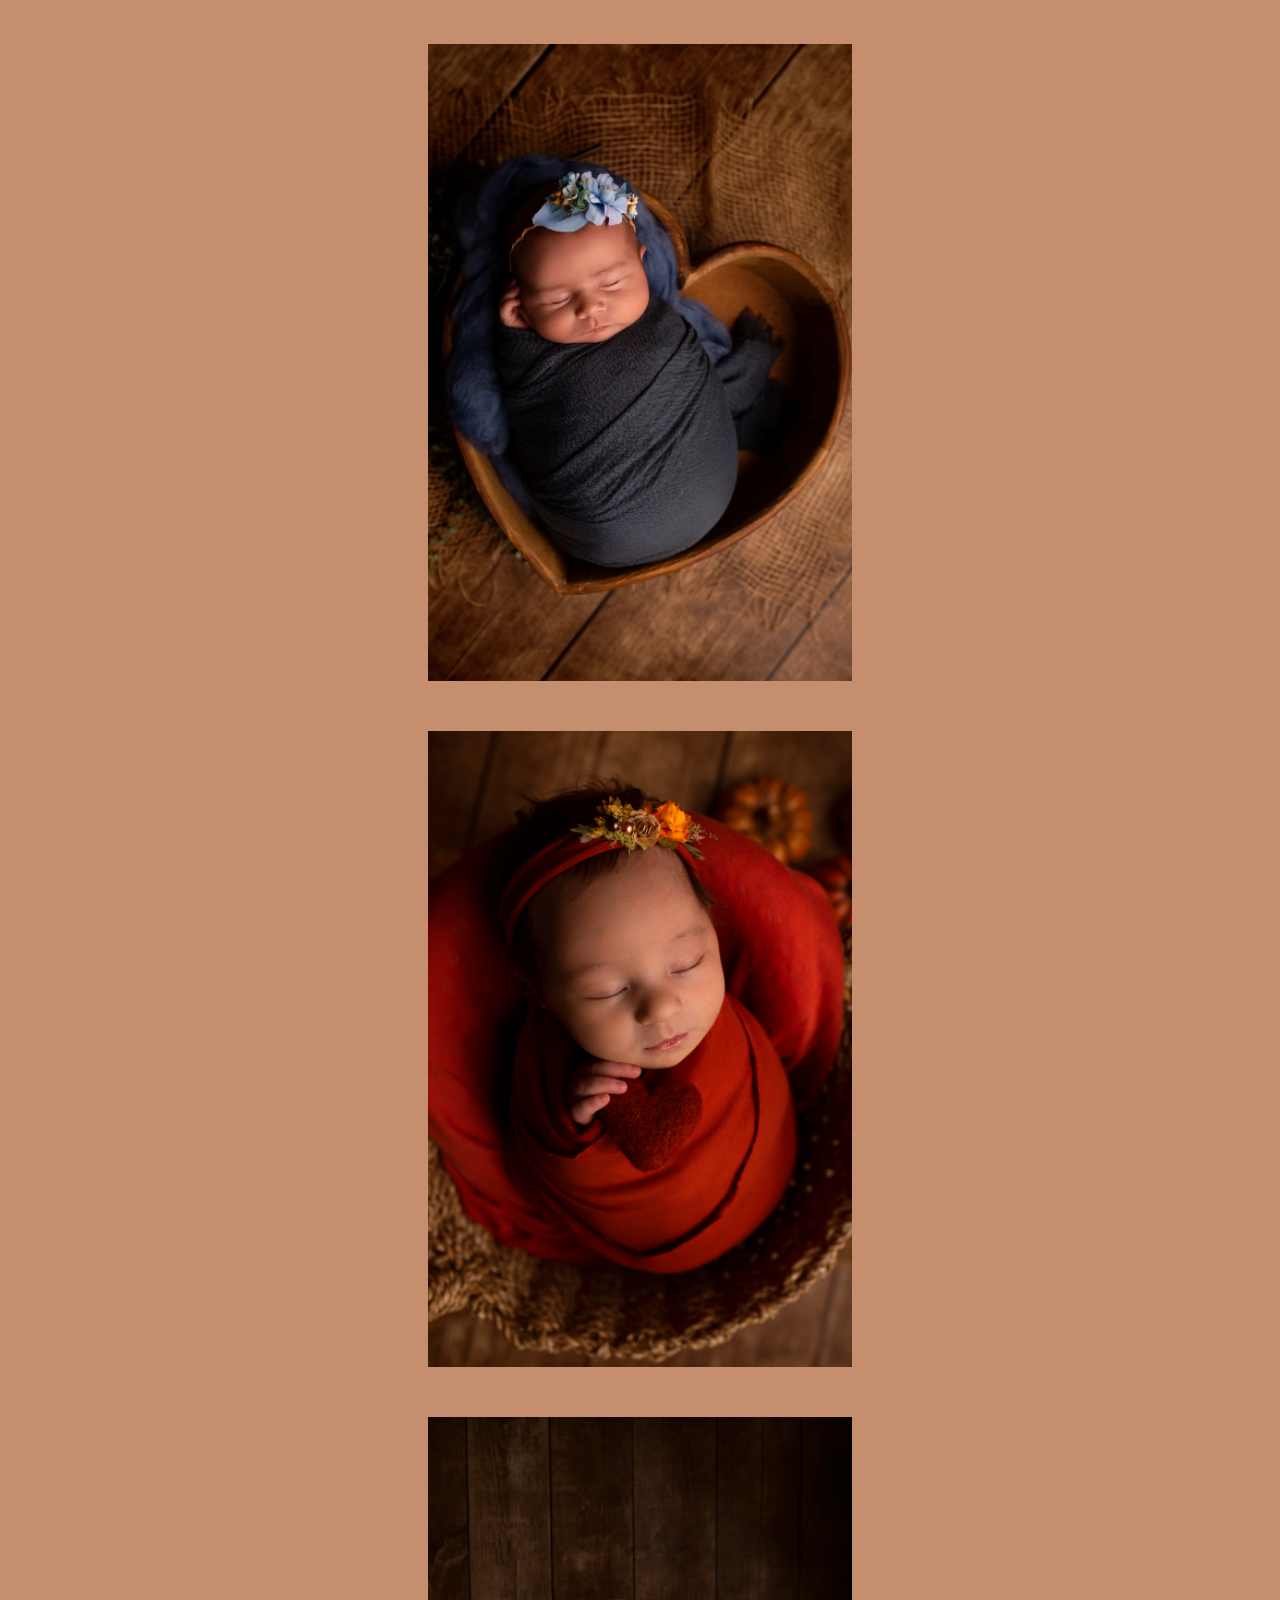
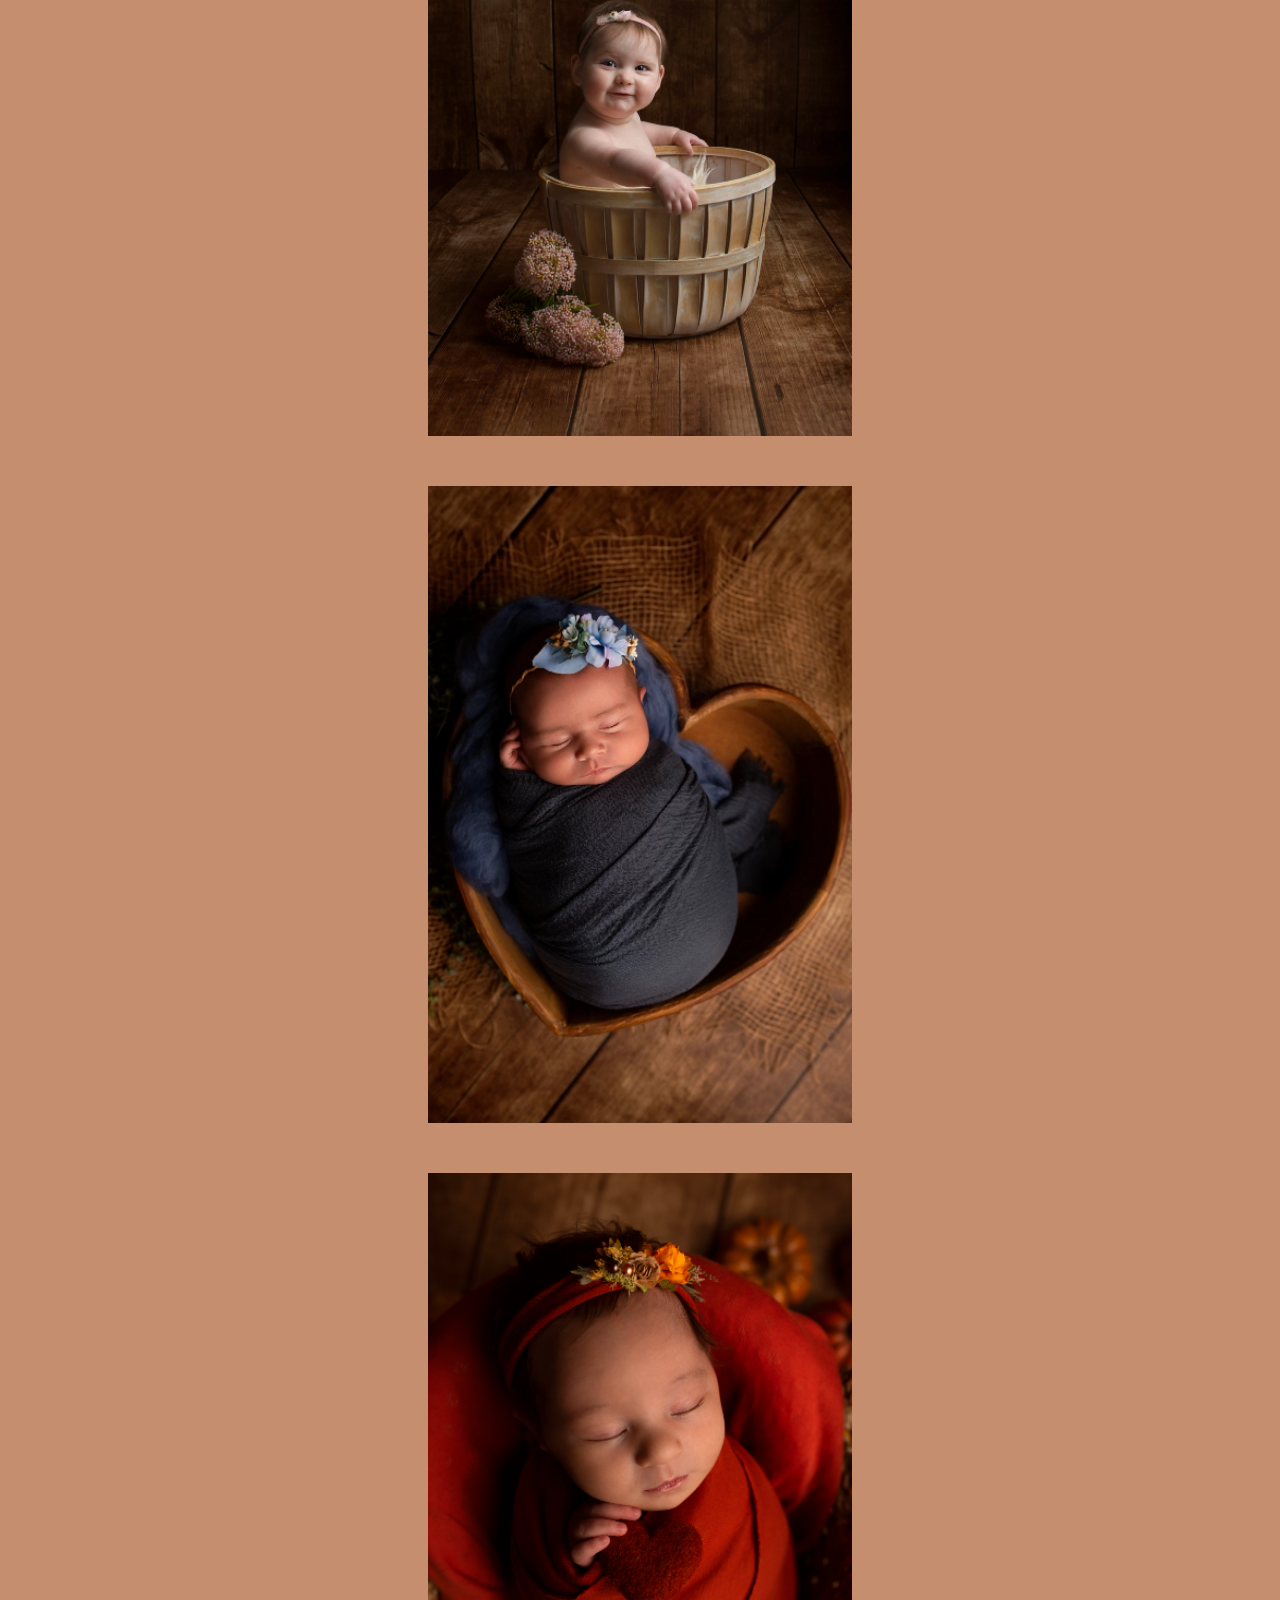
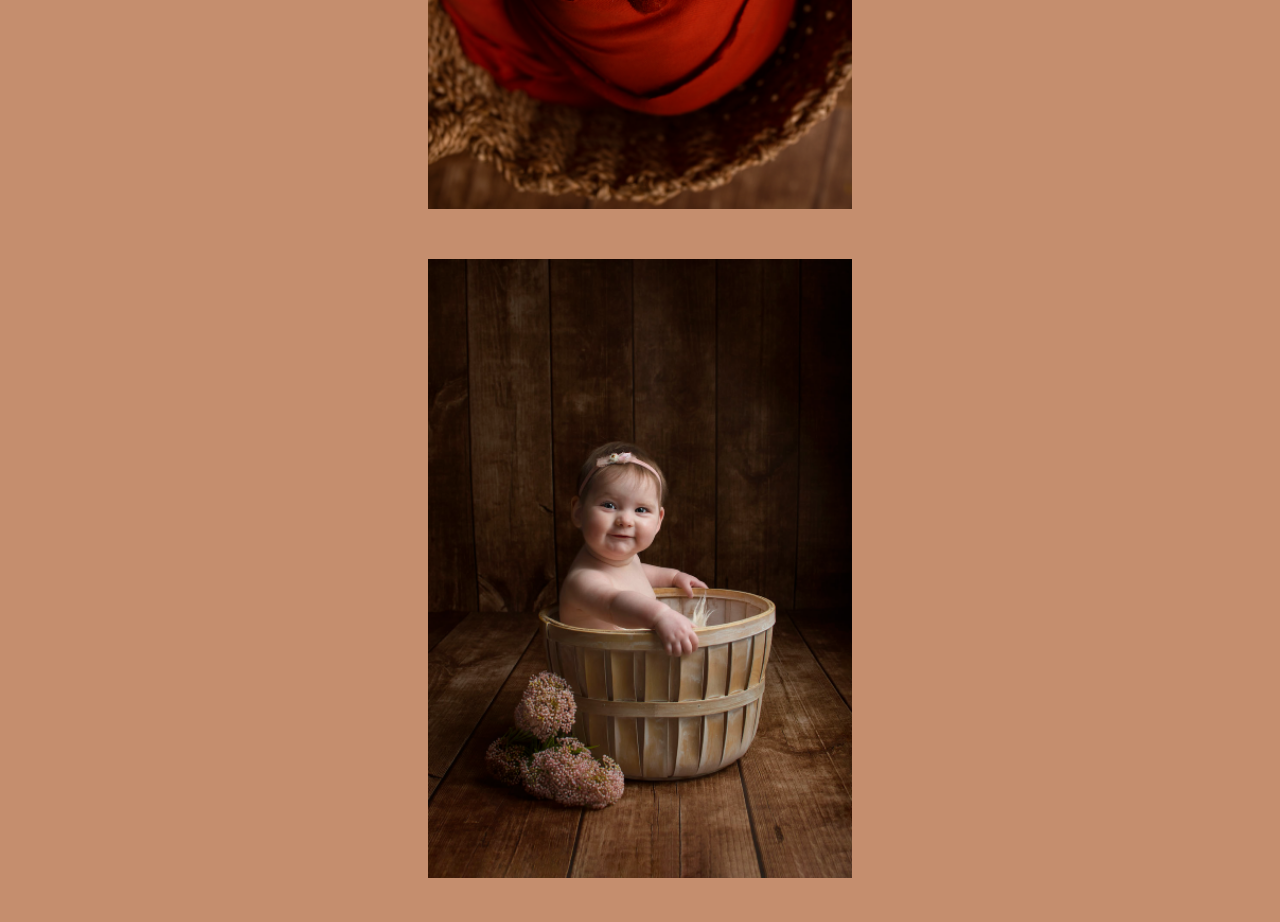
<file: birth.html>
<!DOCTYPE html>
    <html lang="en">
    <head>
        <meta charset="UTF-8">
        <meta http-equiv="X-UA-Compatible" content="IE=edge">
        <meta name="viewport" content="width=device-width, initial-scale=1.0">
        <link href="https://fonts.googleapis.com/css2?family=Raleway:wght@400&display=swap" rel="stylesheet">
        <link href="galery.css" rel="stylesheet">
        <title>Document</title>
        
    </head>
    <body>
        <!DOCTYPE html>
        <html lang="en">
        <head>
            <meta charset="UTF-8">
            <meta http-equiv="X-UA-Compatible" content="IE=edge">
            <meta name="viewport" content="width=device-width, initial-scale=1.0">
            <title>Document</title>
            
        </head>
        <body>
        <link href="https://fonts.googleapis.com/css2?family=Raleway:wght@400&display=swap" rel="stylesheet">
        <div class="gallery">
            <div class="gallery__column">
                <a href="" target="_blank" class="gallery__link">
                    <figure class="gallery__thumb">
                        <img src="img/birth1.webp" alt="" class="gallery__image">
                        <figcaption class="gallery__caption">Portrait by Magalie claire</figcaption>
                    </figure>
                </a>
        
                <a href="" target="_blank" class="gallery__link">
                    <figure class="gallery__thumb">
                        <img src="img/birth2.webp" alt="" class="gallery__image">
                        <figcaption class="gallery__caption">Portrait by Magalie claire</figcaption>
                    </figure>
                </a>
        
                <a href="" target="_blank" class="gallery__link">
                    <figure class="gallery__thumb">
                        <img src="img/birth3.webp" alt="z" class="gallery__image">
                        <figcaption class="gallery__caption">Portrait by Magalie claire</figcaption>
                    </figure>
                </a>
    
     <a href="" target="_blank" class="gallery__link">
                        <figure class="gallery__thumb">
                            <img src="img/birth1.webp" alt="" class="gallery__image">
                            <figcaption class="gallery__caption">Portrait by Magalie claire</figcaption>
                        </figure>
                    </a>
        
                    <a href="" target="_blank" class="gallery__link">
                        <figure class="gallery__thumb">
                            <img src="img/birth2.webp" alt="" class="gallery__image">
                            <figcaption class="gallery__caption">Portrait by Magalie claire</figcaption>
                        </figure>
                    </a>
            
                    <a href="" target="_blank" class="gallery__link">
                        <figure class="gallery__thumb">
                            <img src="img/birth3.webp" alt="z" class="gallery__image">
                            <figcaption class="gallery__caption">Portrait by Magalie claire</figcaption>
                        </figure>
                    </a>
                </div>
                        
        </body>
        </html>
</file>
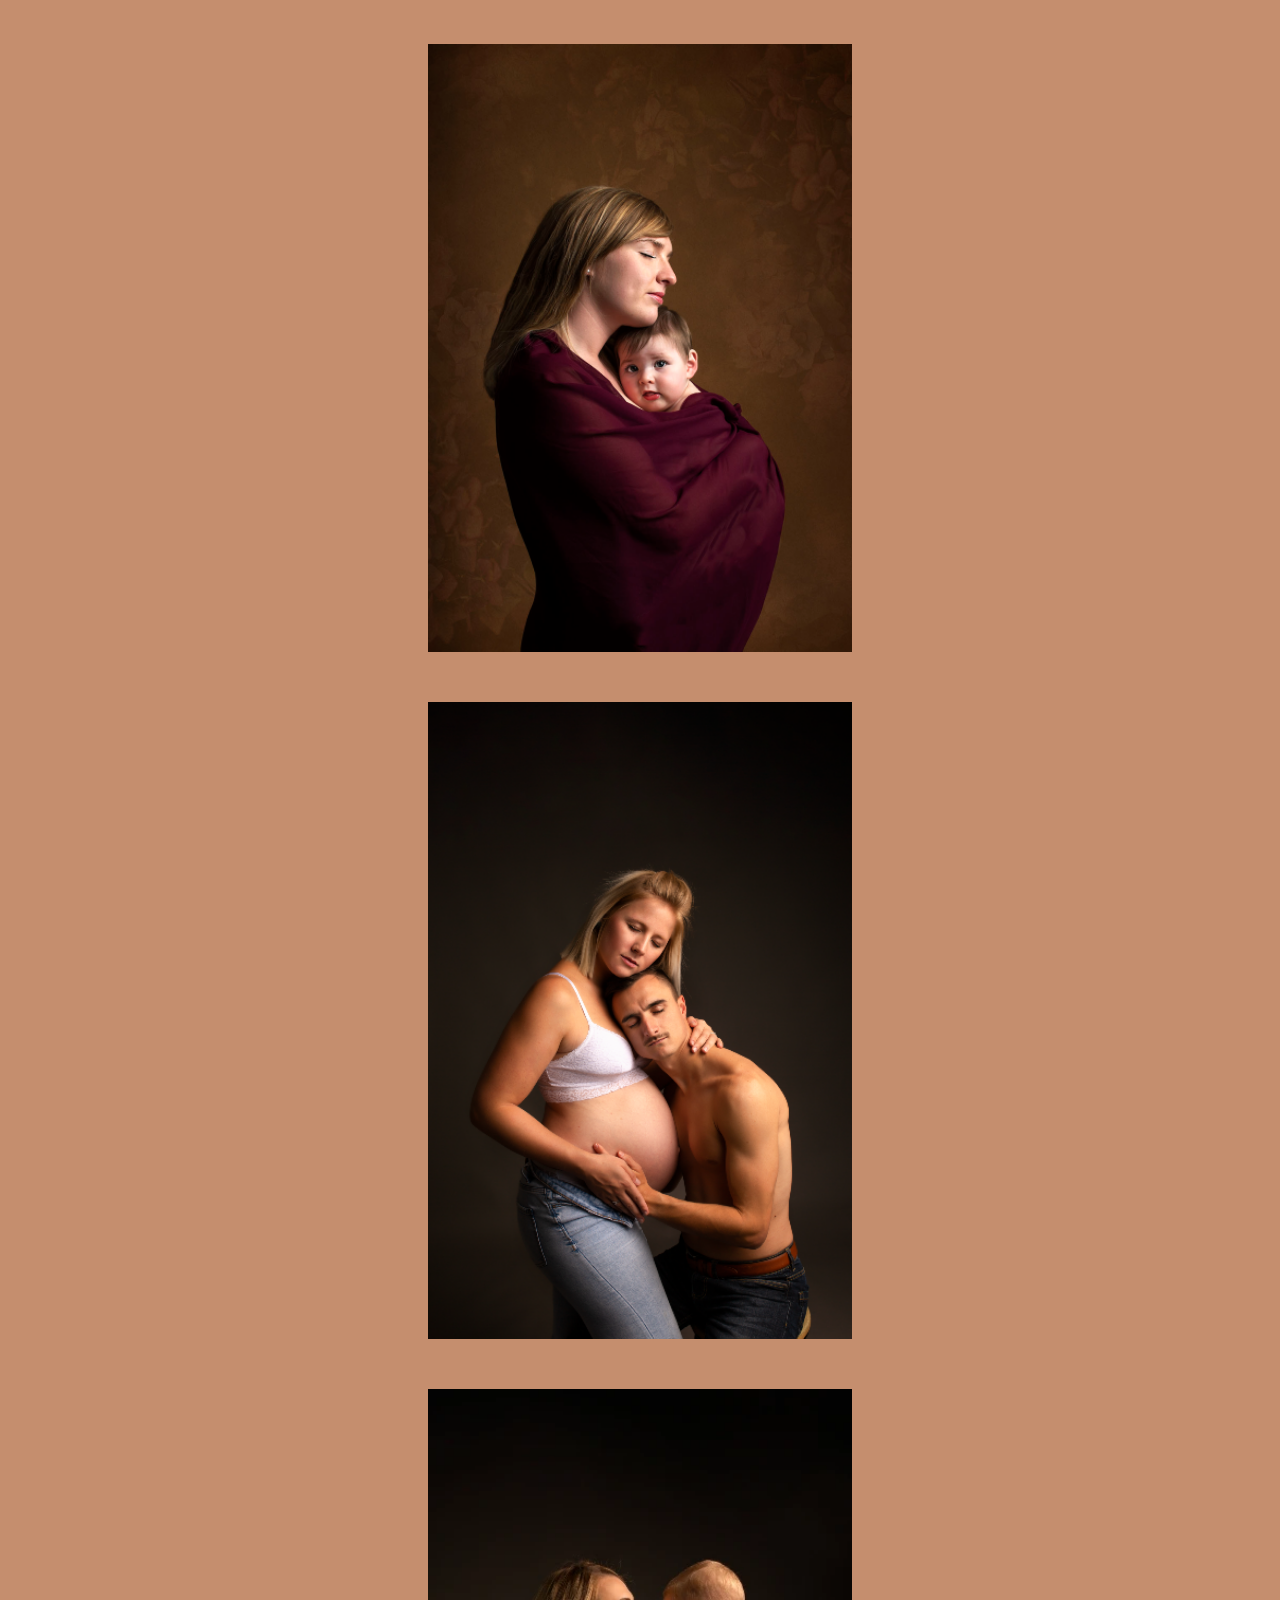
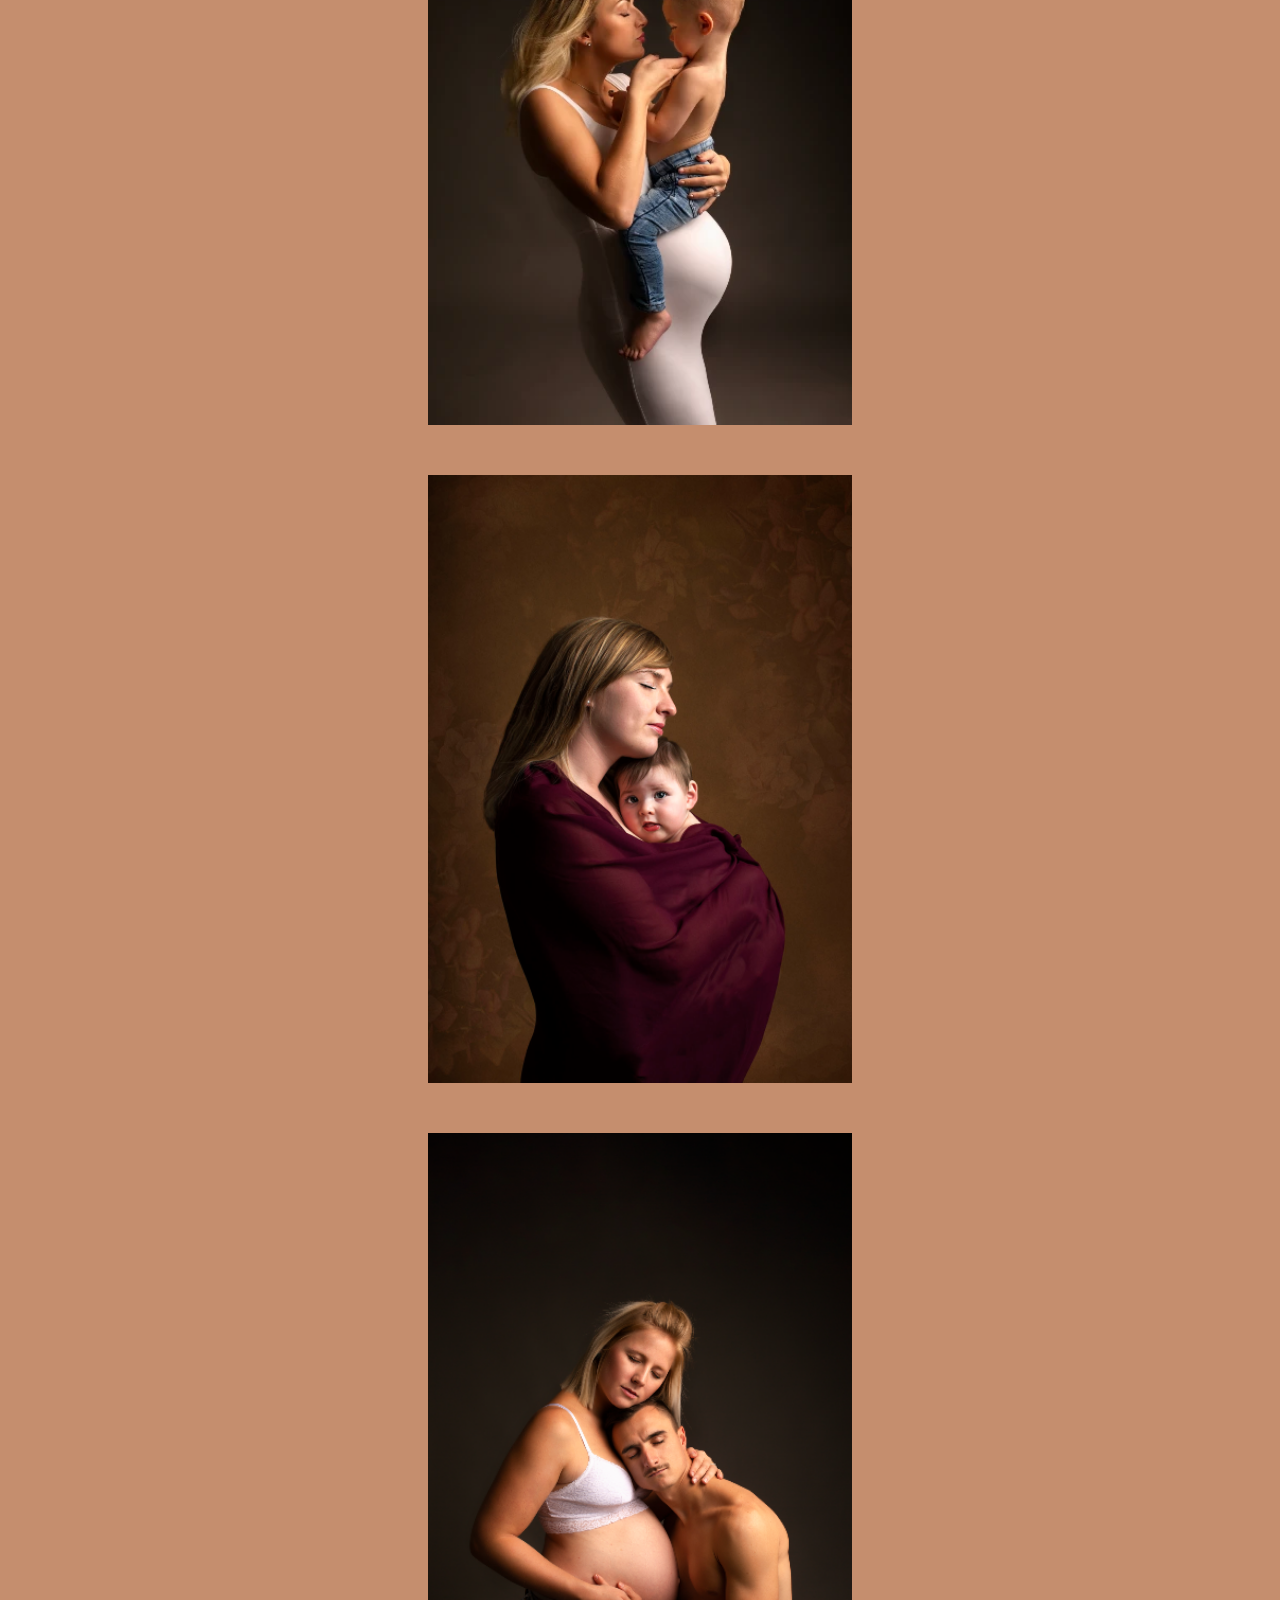
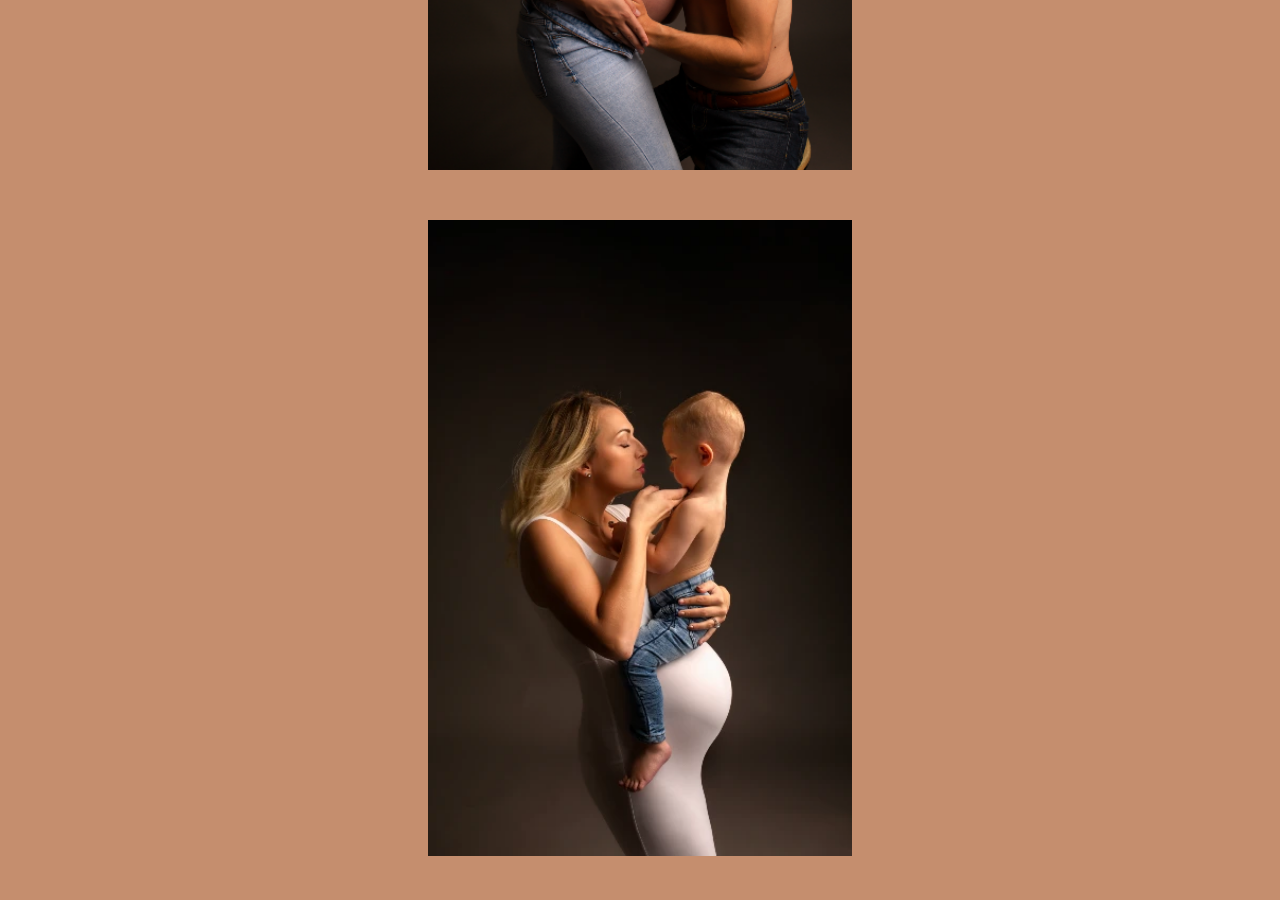
<file: family.html>
<!DOCTYPE html>
<html lang="en">
<head>
    <meta charset="UTF-8">
    <meta http-equiv="X-UA-Compatible" content="IE=edge">
    <meta name="viewport" content="width=device-width, initial-scale=1.0">
    <link href="https://fonts.googleapis.com/css2?family=Raleway:wght@400&display=swap" rel="stylesheet">
    <link href="galery.css" rel="stylesheet">
    <title>Document</title>
    
</head>
<body>
    <!DOCTYPE html>
    <html lang="en">
    <head>
        <meta charset="UTF-8">
        <meta http-equiv="X-UA-Compatible" content="IE=edge">
        <meta name="viewport" content="width=device-width, initial-scale=1.0">
        <title>Document</title>
        
    </head>
    <body>
    <link href="https://fonts.googleapis.com/css2?family=Raleway:wght@400&display=swap" rel="stylesheet">
    <div class="gallery">
        <div class="gallery__column">
            <a href="" target="_blank" class="gallery__link">
                <figure class="gallery__thumb">
                    <img src="img/family1.webp" alt="" class="gallery__image">
                    <figcaption class="gallery__caption">Portrait by Magalie claire</figcaption>
                </figure>
            </a>
    
            <a href="" target="_blank" class="gallery__link">
                <figure class="gallery__thumb">
                    <img src="img/family2.webp" alt="" class="gallery__image">
                    <figcaption class="gallery__caption">Portrait by Magalie claire</figcaption>
                </figure>
            </a>
    
            <a href="" target="_blank" class="gallery__link">
                <figure class="gallery__thumb">
                    <img src="img/family3.webp" alt="z" class="gallery__image">
                    <figcaption class="gallery__caption">Portrait by Magalie claire</figcaption>
                </figure>
            </a>

            <a href="" target="_blank" class="gallery__link">
                <figure class="gallery__thumb">
                    <img src="img/family1.webp" alt="" class="gallery__image">
                    <figcaption class="gallery__caption">Portrait by Magalie claire</figcaption>
                </figure>
            </a>
    
            <a href="" target="_blank" class="gallery__link">
                <figure class="gallery__thumb">
                    <img src="img/family2.webp" alt="" class="gallery__image">
                    <figcaption class="gallery__caption">Portrait by Magalie claire</figcaption>
                </figure>
            </a>
    
            <a href="" target="_blank" class="gallery__link">
                <figure class="gallery__thumb">
                    <img src="img/family3.webp" alt="z" class="gallery__image">
                    <figcaption class="gallery__caption">Portrait by Magalie claire</figcaption>
                </figure>
            </a>

 
            </div>
                    
    </body>
    </html>
</file>
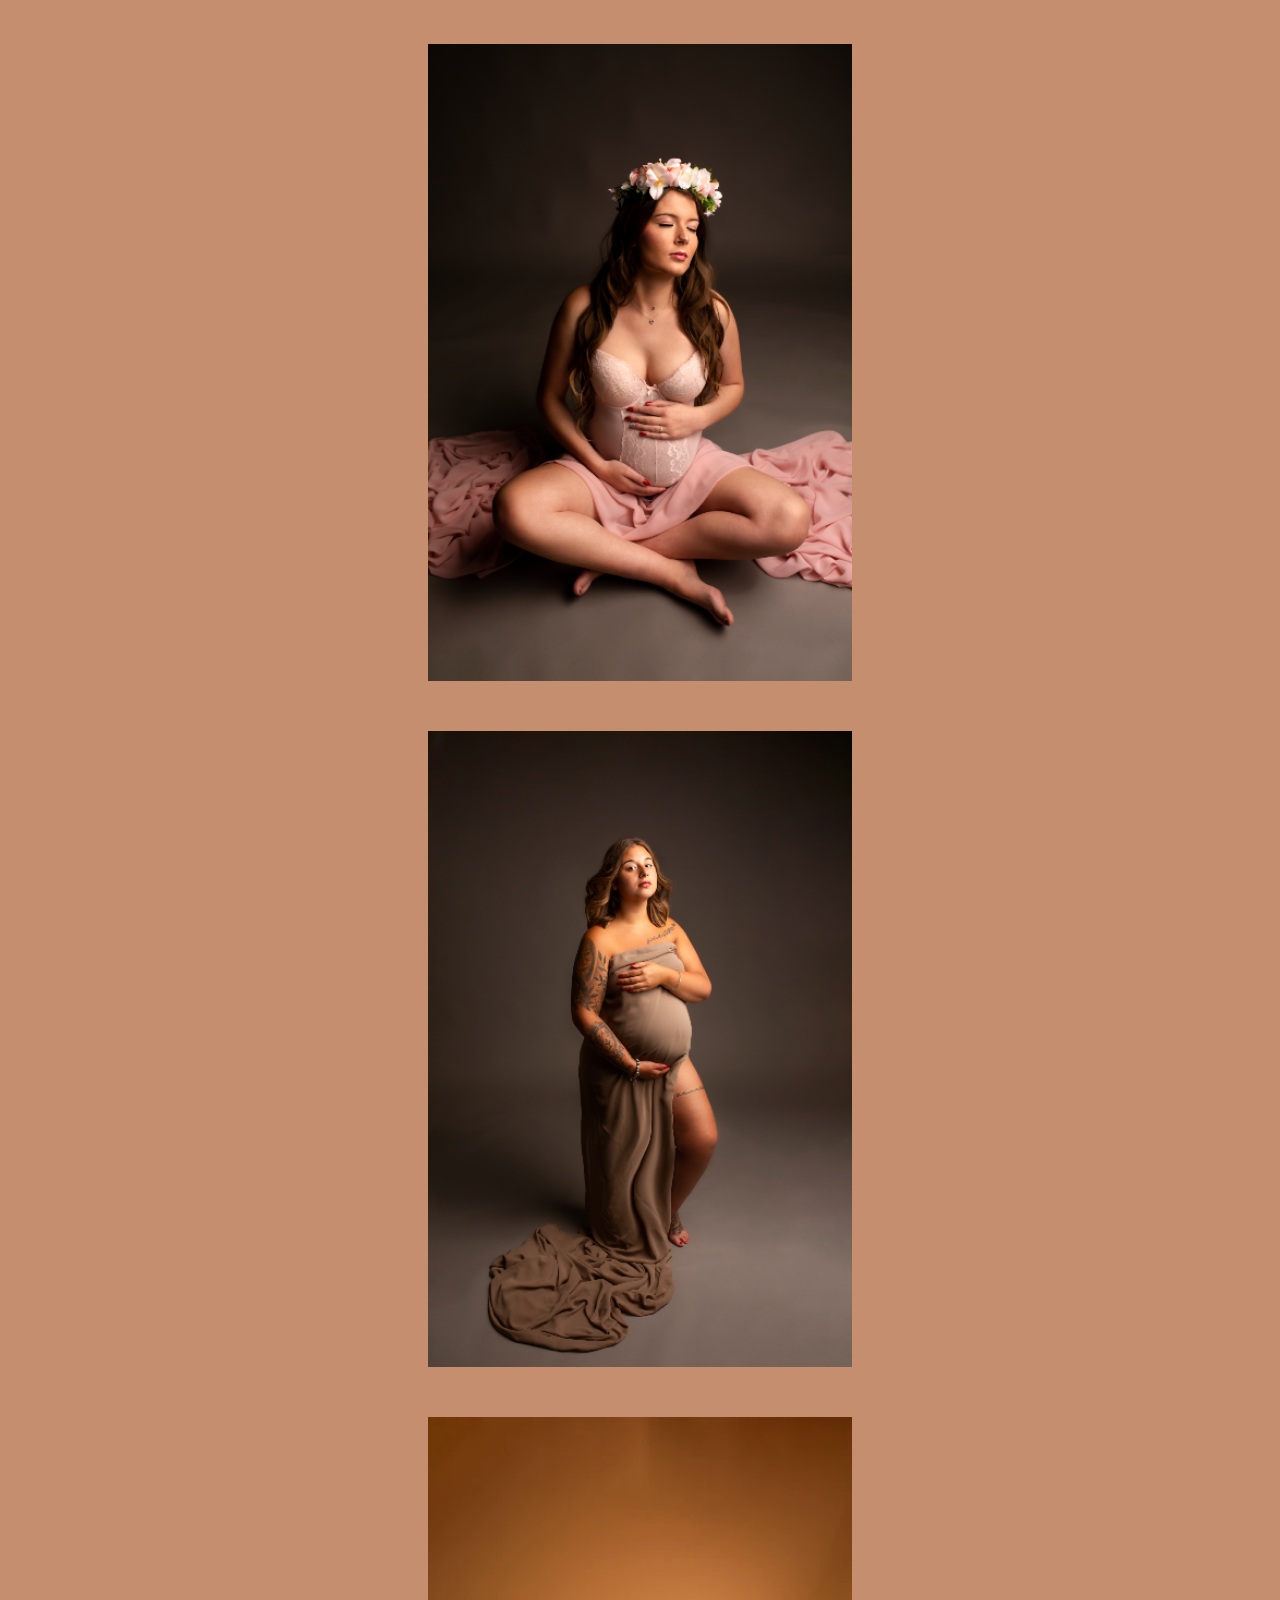
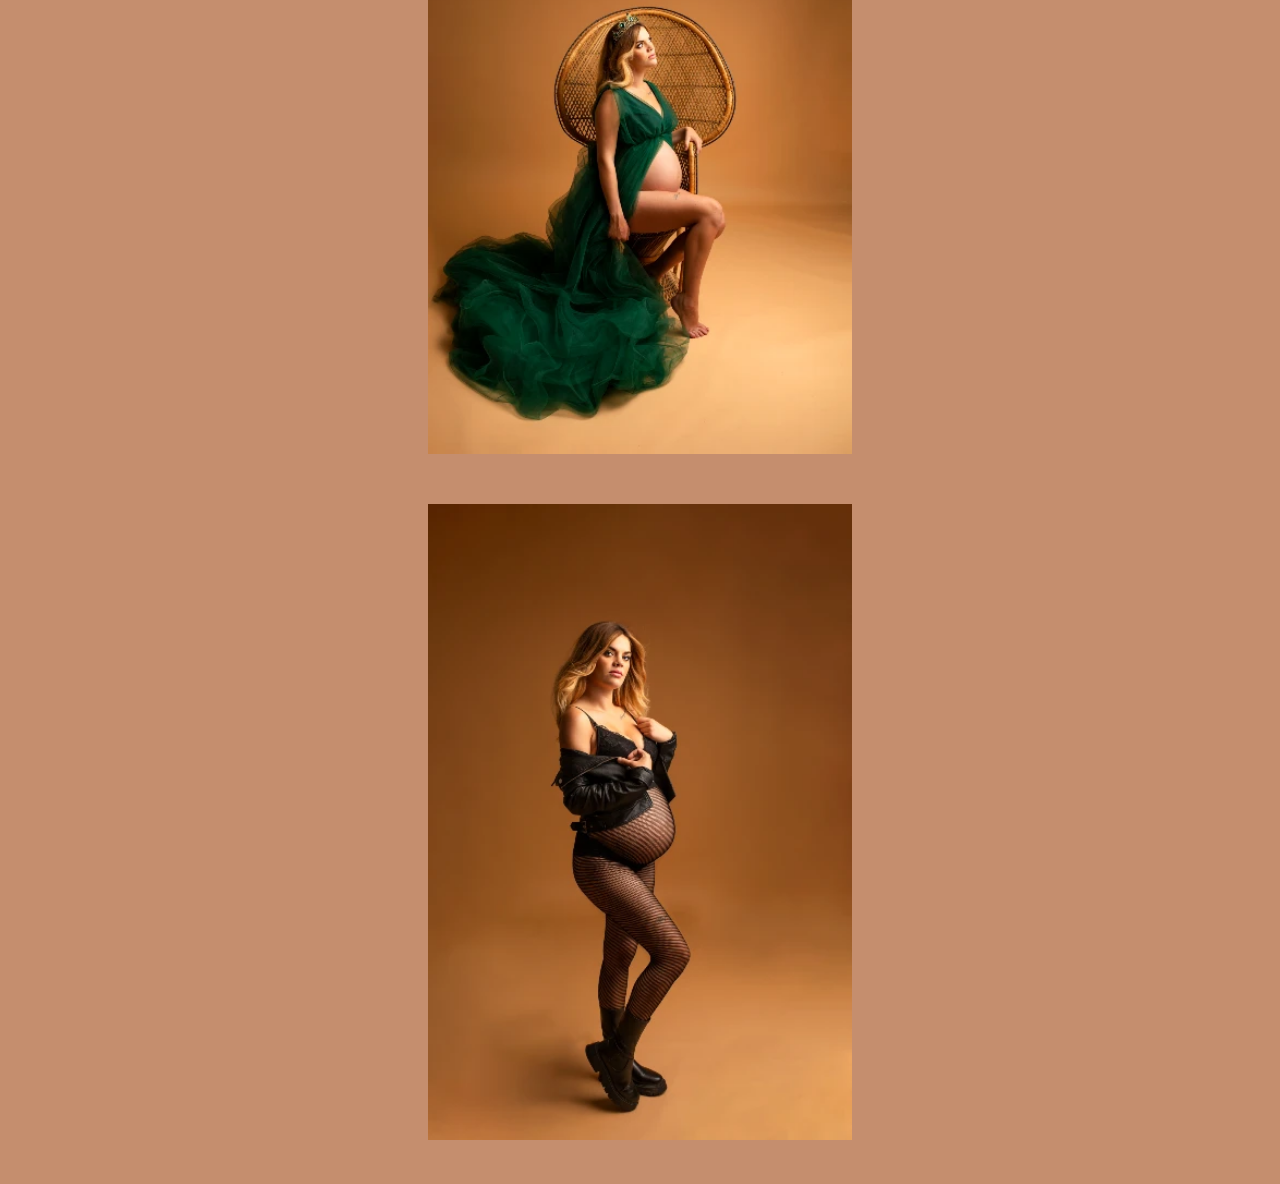
<file: pregnancy.html>
<!DOCTYPE html>
    <html lang="en">
    <head>
        <meta charset="UTF-8">
        <meta http-equiv="X-UA-Compatible" content="IE=edge">
        <meta name="viewport" content="width=device-width, initial-scale=1.0">
        <link href="https://fonts.googleapis.com/css2?family=Raleway:wght@400&display=swap" rel="stylesheet">
        <link href="galery.css" rel="stylesheet">
        <title>Document</title>
        
    </head>
    <body>
        <!DOCTYPE html>
        <html lang="en">
        <head>
            <meta charset="UTF-8">
            <meta http-equiv="X-UA-Compatible" content="IE=edge">
            <meta name="viewport" content="width=device-width, initial-scale=1.0">
            <title>Document</title>
            
        </head>
        <body>
        <link href="https://fonts.googleapis.com/css2?family=Raleway:wght@400&display=swap" rel="stylesheet">
        <div class="gallery">
            <div class="gallery__column">
            
                <a href="" target="_blank" class="gallery__link">
                    <figure class="gallery__thumb">
                        <img src="img/pregnancy.webp" alt="z" class="gallery__image">
                        <figcaption class="gallery__caption">Portrait by Magalie claire</figcaption>
                    </figure>
                </a>
    
     <a href="" target="_blank" class="gallery__link">
                        <figure class="gallery__thumb">
                            <img src="img/pregnancy1.webp" alt="" class="gallery__image">
                            <figcaption class="gallery__caption">Portrait by Magalie claire</figcaption>
                        </figure>
                    </a>
        
                    <a href="" target="_blank" class="gallery__link">
                        <figure class="gallery__thumb">
                            <img src="img/pregnancy3.webp" alt="" class="gallery__image">
                            <figcaption class="gallery__caption">Portrait by Magalie claire</figcaption>
                        </figure>
                    </a>
            
                    <a href="" target="_blank" class="gallery__link">
                        <figure class="gallery__thumb">
                            <img src="img/pregnancy4.webp" alt="z" class="gallery__image">
                            <figcaption class="gallery__caption">Portrait by Magalie claire</figcaption>
                        </figure>
                    </a>
                </div>
                        
        </body>
        </html>
</file>
<file: galery.css>
body{
    background-color: rgba(170, 90, 44, 0.685);
}


#gallery{

    display: flex;
    
}

.gallery {
    display: flex;
    padding: 2px;
    transition: 0.3s;
  }
  .gallery:hover .gallery__image {
    filter: grayscale(1);
  }
  .gallery__column {
      
    margin: auto;
    
    width: 40%;
  }
  .gallery__link {
    margin: 2px;
    overflow: hidden;
  }
  .gallery__link:hover .gallery__image {
    filter: grayscale(0);
  }
  .gallery__link:hover .gallery__caption {
    opacity: 1;
  }
  .gallery__thumb {
    position: relative;
  }
  .gallery__image {
    display: block;
    width: 100%;
    transition: 0.3s;
  }
  .gallery__image:hover {
    transform: scale(1.1);
  }
  .gallery__caption {
    position: absolute;
    bottom: 0;
    left: 0;
    padding: 25px 15px 15px;
    width: 100%;
    font-family: "Raleway", sans-serif;
    font-size: 16px;
    color: white;
    opacity: 0;
    background: linear-gradient(0deg, rgba(0, 0, 0, 0.5) 0%, rgba(255, 255, 255, 0) 100%);
    transition: 0.3s;
  }
</file>
